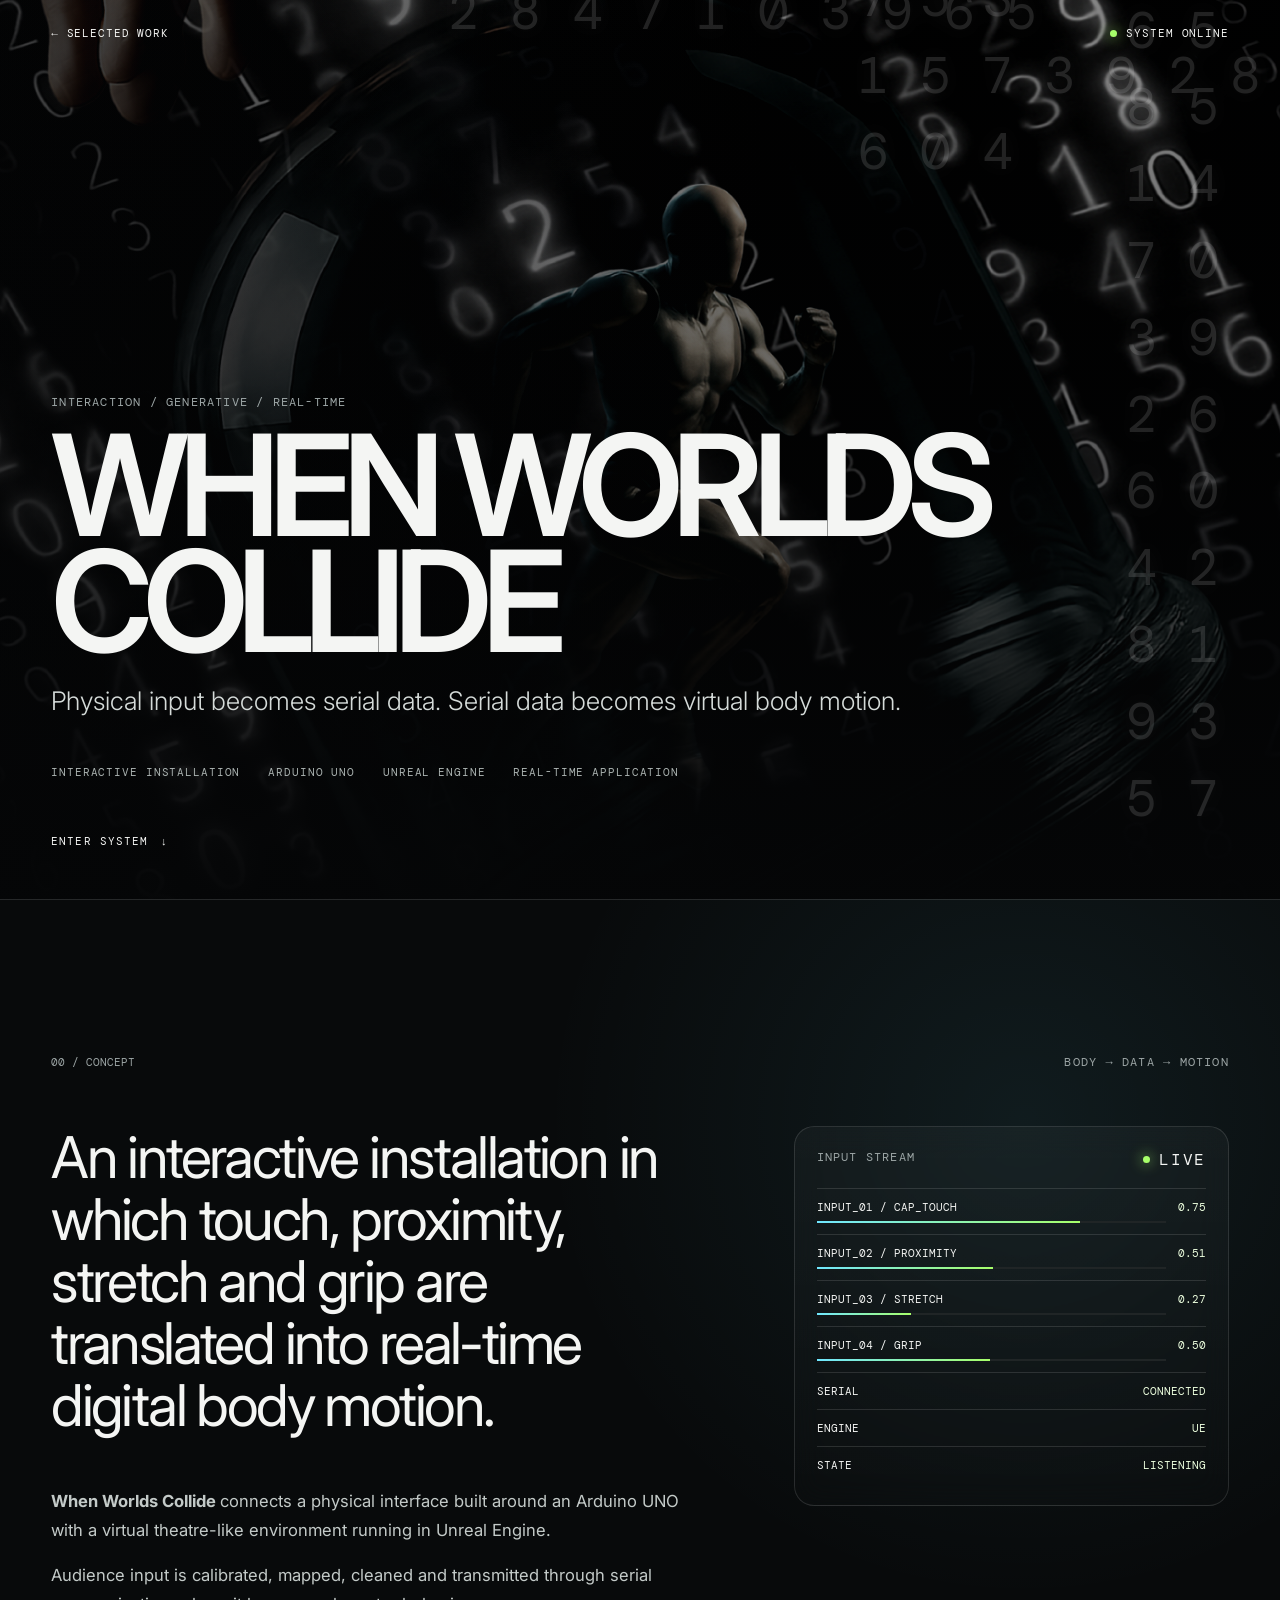
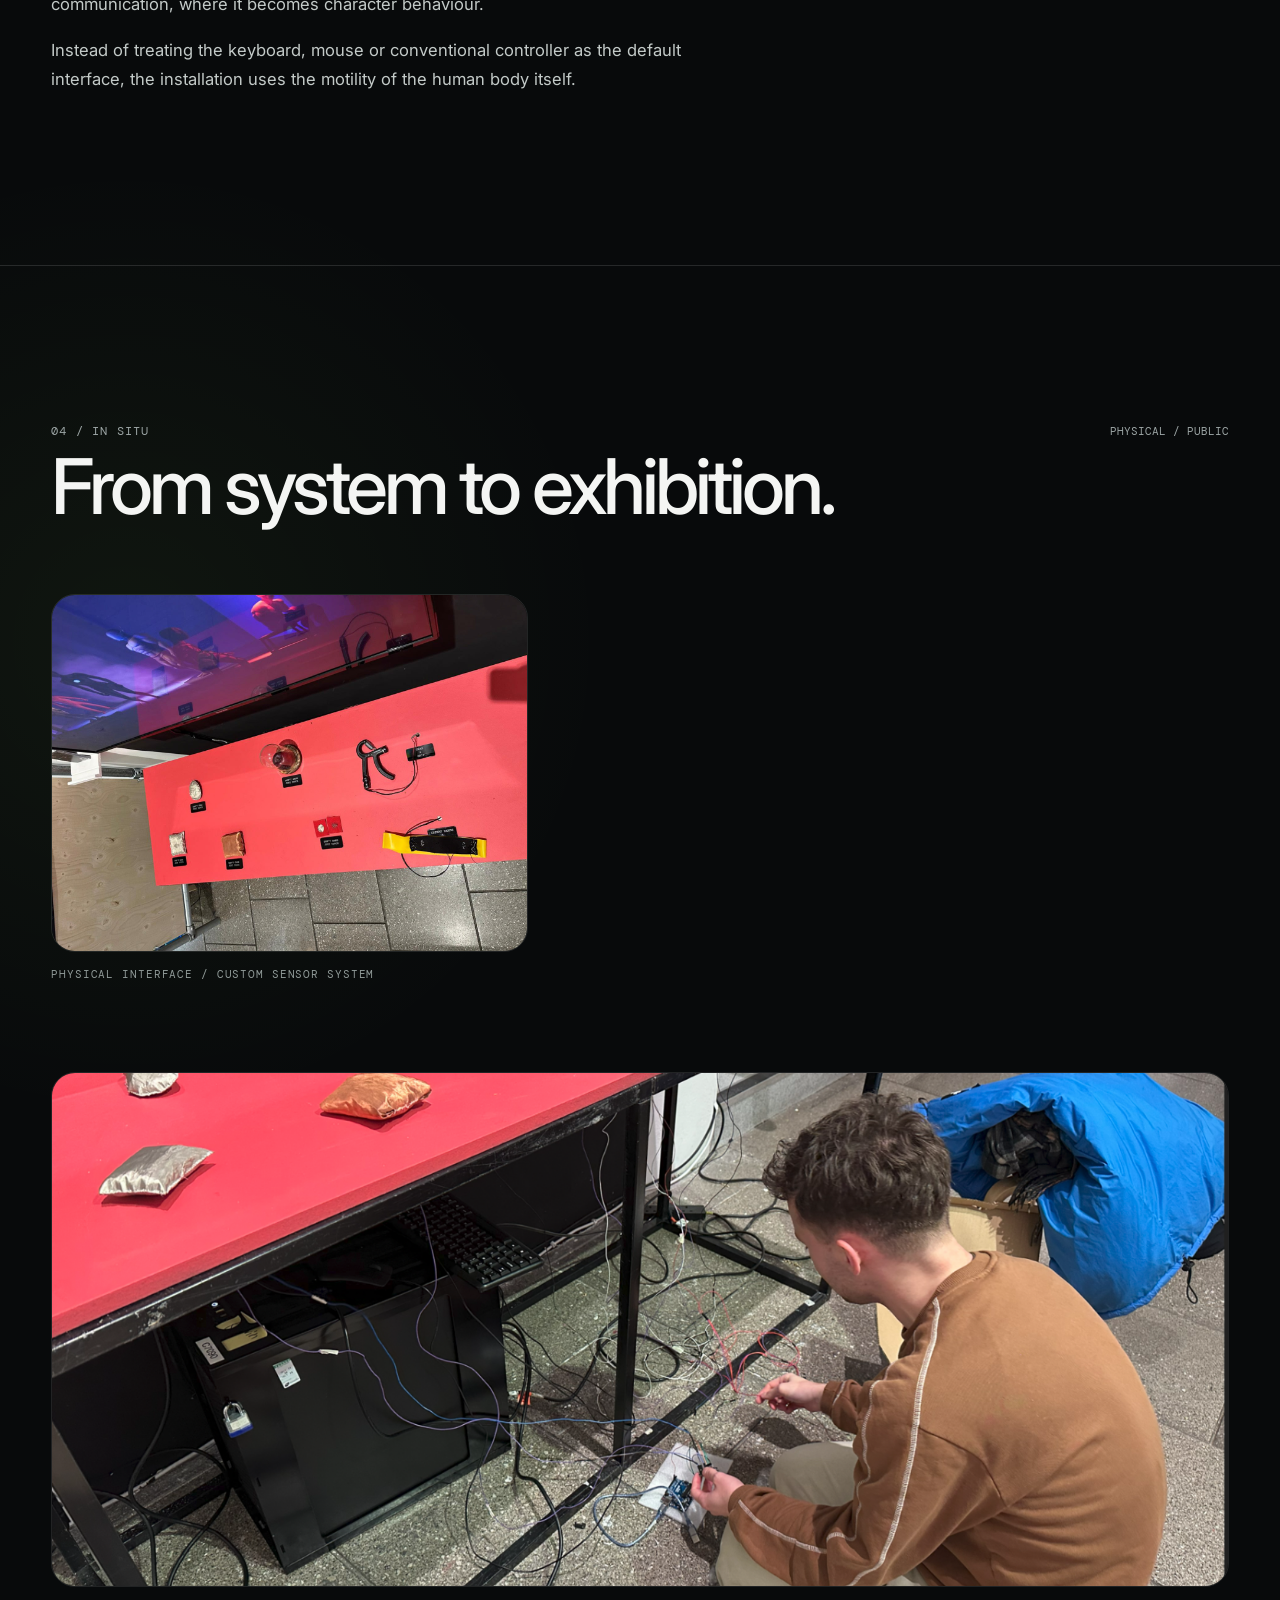
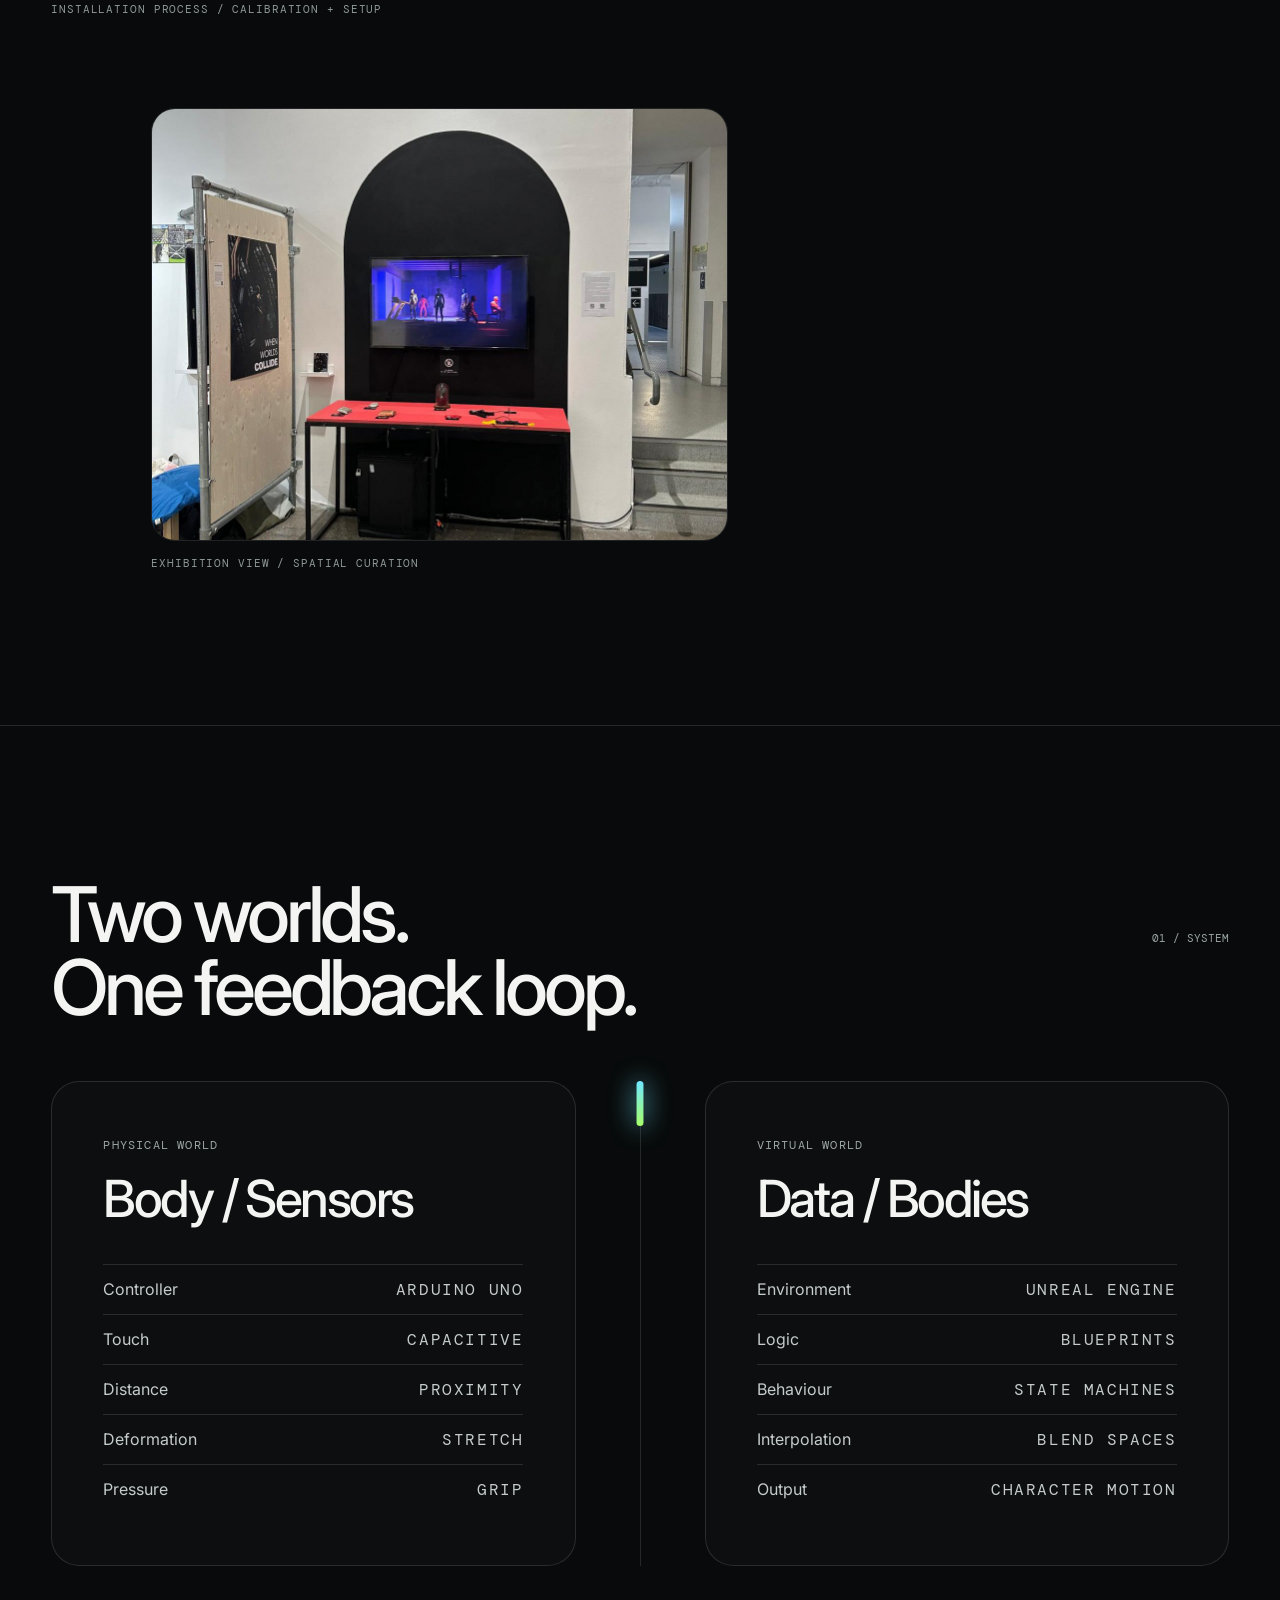
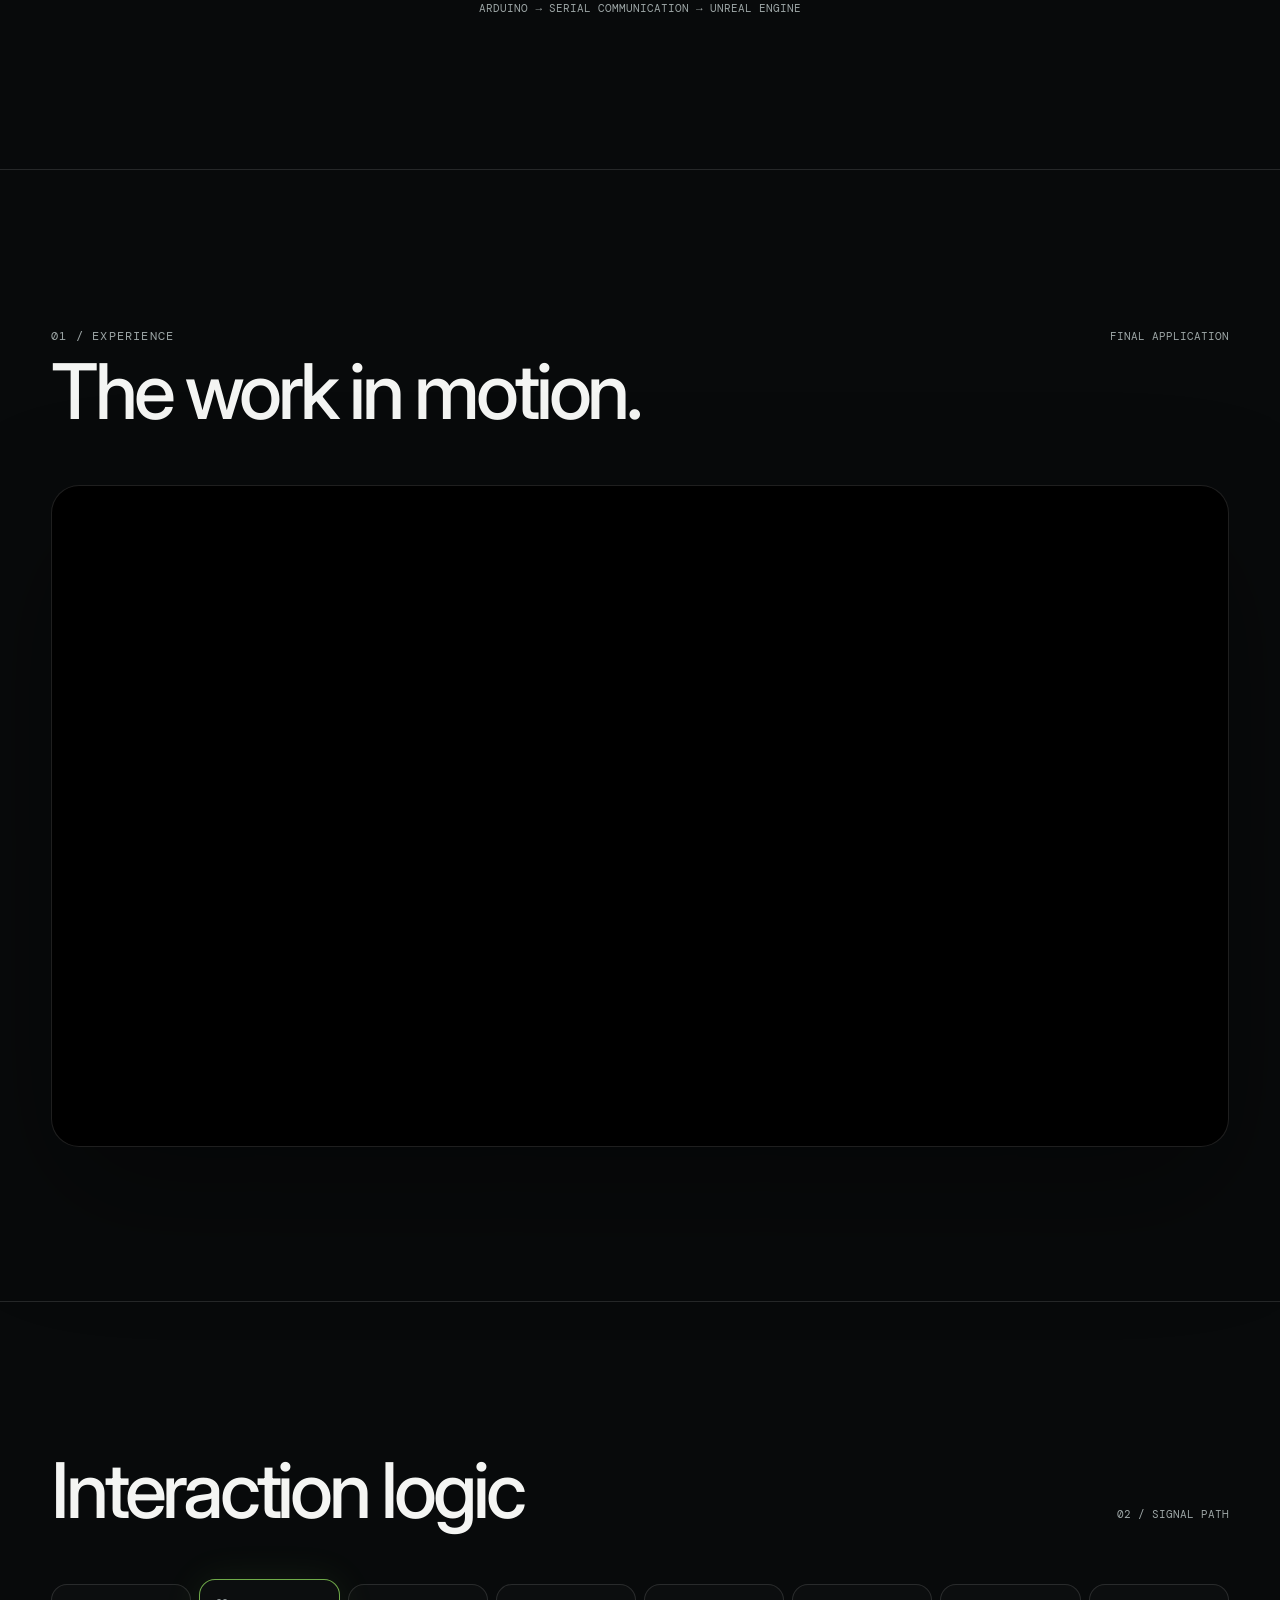
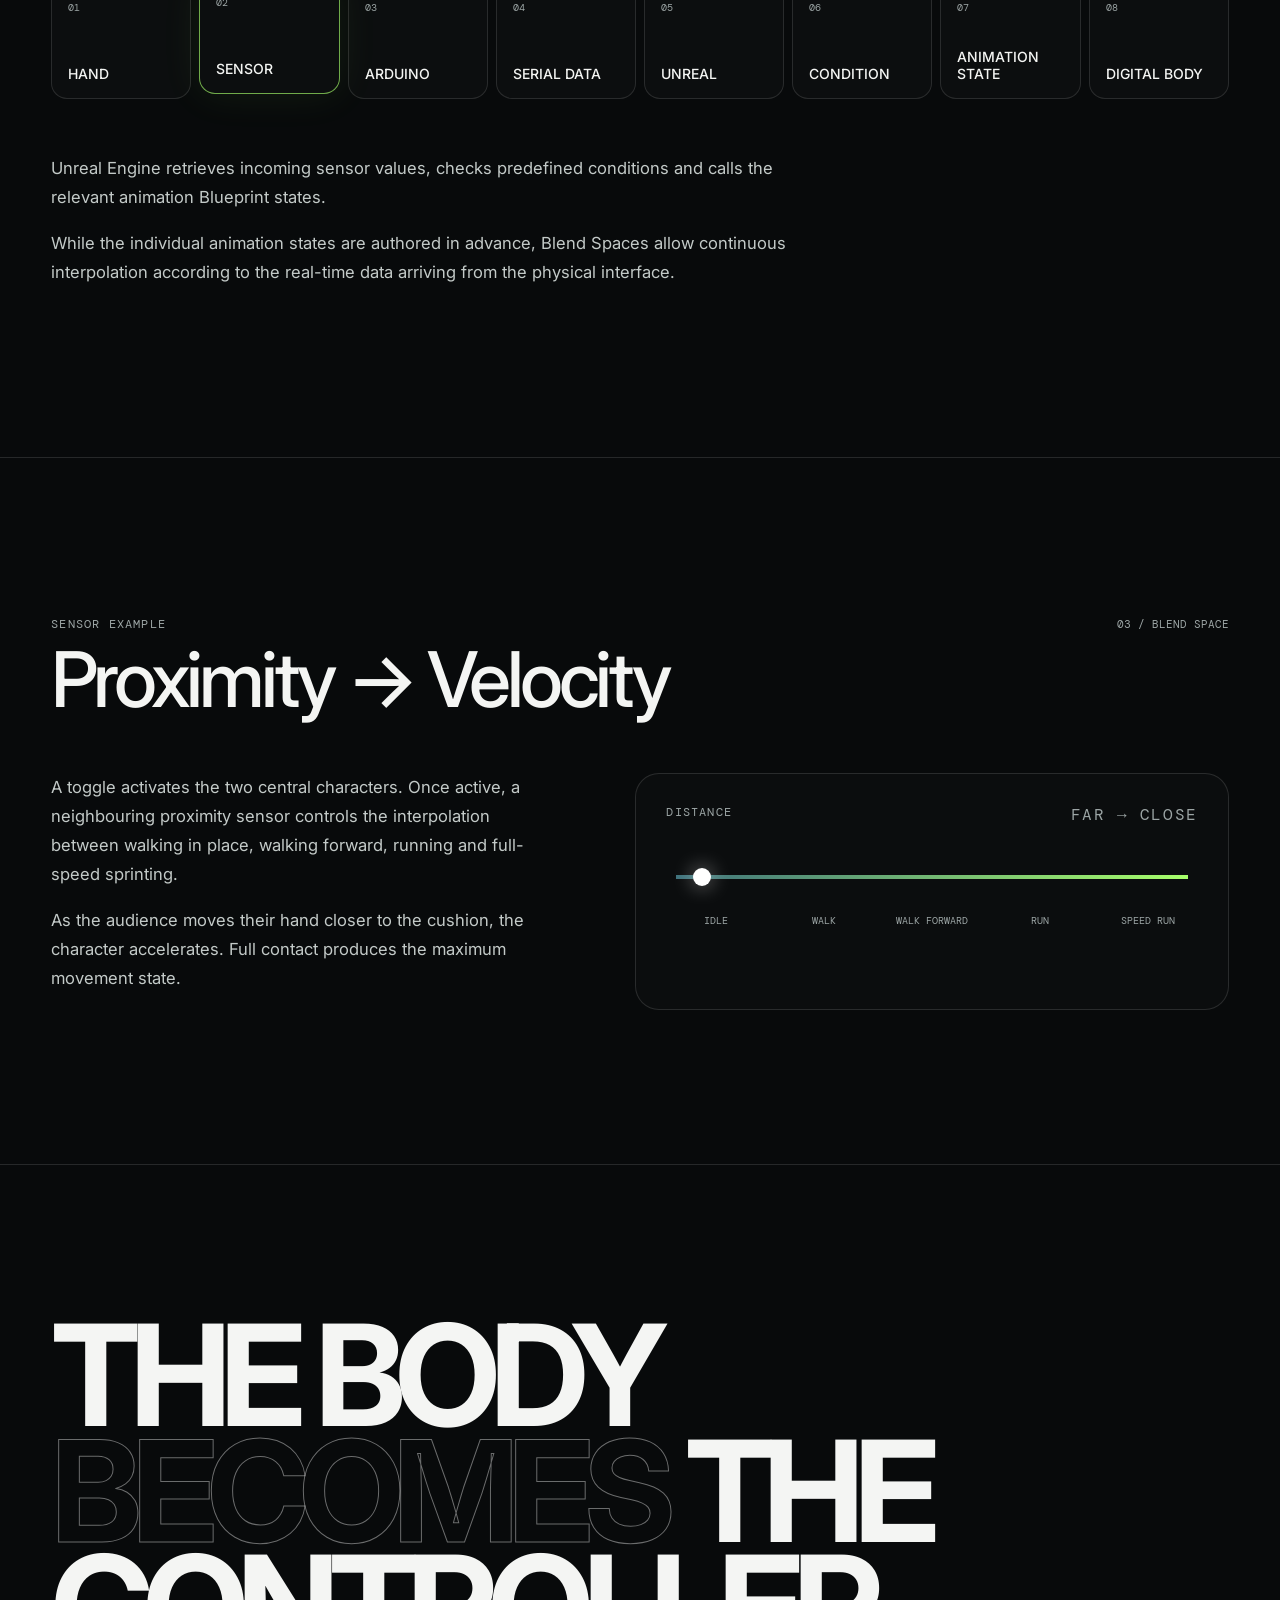
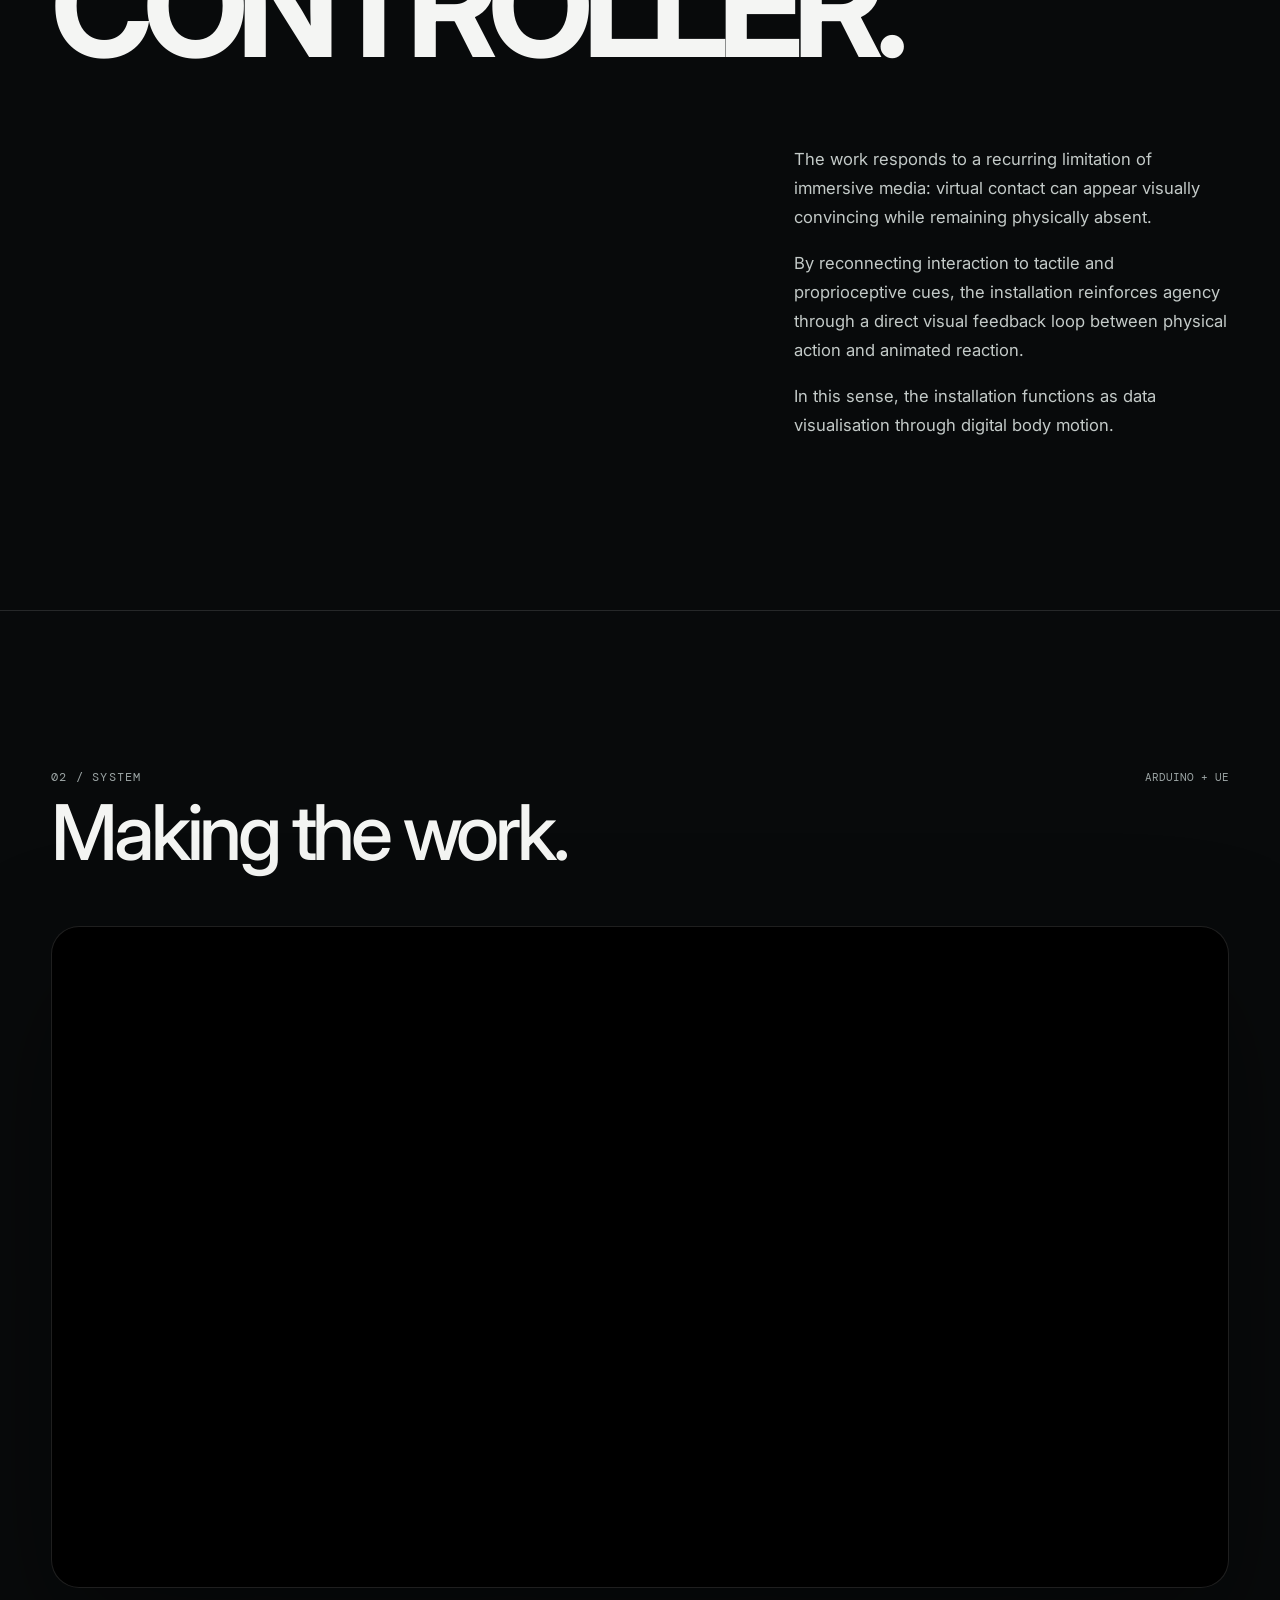
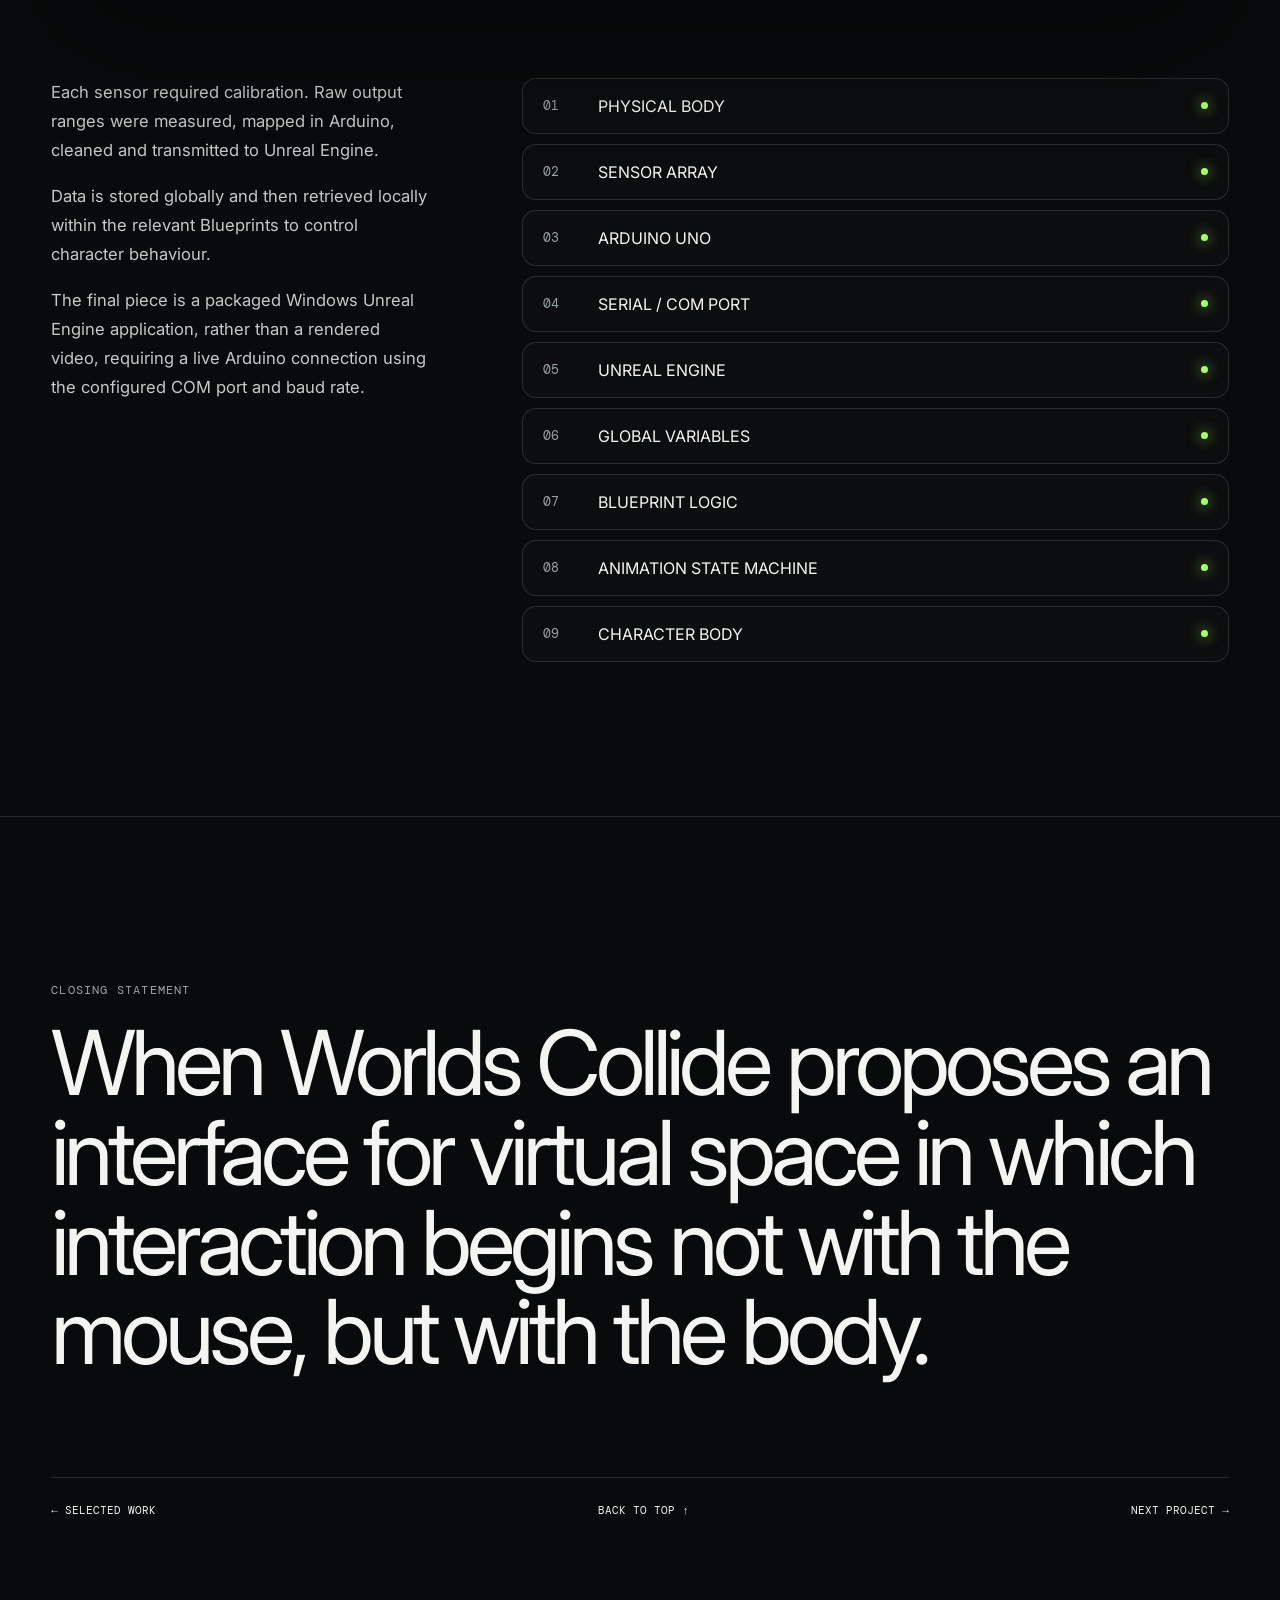
<file: projects/when-worlds-collide/index.html>
<!doctype html>
<html lang="en">
<head>
  <meta charset="utf-8" />
  <meta name="viewport" content="width=device-width, initial-scale=1" />

  <title>When Worlds Collide — Interactive Installation</title>

  <meta
    name="description"
    content="When Worlds Collide is a real-time interactive installation connecting physical sensation with virtual body motion through Arduino, serial data and Unreal Engine."
  />

  <link rel="preconnect" href="https://fonts.googleapis.com">
  <link rel="preconnect" href="https://fonts.gstatic.com" crossorigin>

  <link
    href="https://fonts.googleapis.com/css2?family=DM+Mono:wght@300;400;500&family=Inter:wght@300;400;500;600;700&display=swap"
    rel="stylesheet"
  />

  <style>
    :root {
      --bg: #080a0b;
      --panel: #0d1113;
      --text: #f4f5f3;
      --muted: #9ca5a5;
      --line: rgba(255,255,255,.12);

      --accent: #a7ff6a;
      --cyan: #70e7ff;

      --max-width: 1440px;
      --padding: clamp(20px, 4vw, 64px);
      --radius: 28px;
    }

    * {
      box-sizing: border-box;
    }

    html {
      scroll-behavior: smooth;
    }

    body {
      margin: 0;
      background:
        radial-gradient(
          circle at 80% 10%,
          rgba(112,231,255,.08),
          transparent 30rem
        ),
        radial-gradient(
          circle at 10% 20%,
          rgba(167,255,106,.05),
          transparent 30rem
        ),
        var(--bg);

      color: var(--text);

      font-family:
        Inter,
        system-ui,
        -apple-system,
        BlinkMacSystemFont,
        sans-serif;

      overflow-x: hidden;
    }

    a {
      color: inherit;
      text-decoration: none;
    }

    img {
      display: block;
      width: 100%;
    }

    ::selection {
      background: var(--accent);
      color: #081008;
    }

    .wrap {
      width: min(100%, var(--max-width));
      margin-inline: auto;
      padding-inline: var(--padding);
    }

    .mono,
    .eyebrow {
      font-family: "DM Mono", monospace;
      text-transform: uppercase;
      letter-spacing: .1em;
    }

    .eyebrow {
      color: var(--muted);
      font-size: 12px;
    }

    .muted {
      color: var(--muted);
    }


    /* ---------------------------------------
       BOOT / PAGE TRANSITION
    --------------------------------------- */

    .boot {
      position: fixed;
      inset: 0;
      z-index: 1000;

      background: #050607;

      display: grid;
      place-items: center;

      transition:
        opacity .7s ease,
        visibility .7s ease;
    }

    .boot.hide {
      opacity: 0;
      visibility: hidden;
    }

    .boot-inner {
      width: min(560px, 86vw);
    }

    .boot-title {
      font-size: clamp(32px, 5vw, 64px);
      line-height: 1;
      letter-spacing: -.04em;
      margin: 10px 0 30px;
    }

    .boot-row {
      display: flex;
      justify-content: space-between;

      border-top: 1px solid var(--line);

      padding: 10px 0;

      color: #bbc2c0;

      font-family: "DM Mono", monospace;
      font-size: 11px;
      text-transform: uppercase;
    }

    .boot-bar {
      width: 100%;
      height: 2px;

      margin-top: 24px;

      background: #1c2122;
      overflow: hidden;
    }

    .boot-bar::after {
      content: "";

      display: block;

      width: 0;
      height: 100%;

      background:
        linear-gradient(
          90deg,
          var(--accent),
          var(--cyan)
        );

      animation: boot 1s ease forwards;
    }

    @keyframes boot {
      to {
        width: 100%;
      }
    }


    /* ---------------------------------------
       HERO
    --------------------------------------- */

    .hero {
      position: relative;

      min-height: 100svh;

      display: grid;
      align-items: end;

      overflow: hidden;
      isolation: isolate;

      border-bottom: 1px solid var(--line);
    }

    .hero-image {
      position: absolute;
      inset: 0;
      z-index: -3;
    }

    .hero-image img {
      width: 100%;
      height: 100%;

      object-fit: cover;
      object-position: center 46%;

      filter:
        brightness(.58)
        contrast(1.1)
        saturate(.8);

      transform: scale(1.04);
    }

    .hero::after {
      content: "";

      position: absolute;
      inset: 0;

      z-index: -2;

      background:
        linear-gradient(
          180deg,
          rgba(5,6,7,.12),
          rgba(5,6,7,.3) 48%,
          rgba(5,6,7,.96)
        ),
        linear-gradient(
          90deg,
          rgba(5,6,7,.55),
          transparent 60%
        );
    }

    .hero-nav {
      position: absolute;

      top: 26px;
      left: 0;
      right: 0;

      padding-inline: var(--padding);

      display: flex;
      justify-content: space-between;

      font-family: "DM Mono", monospace;
      font-size: 11px;
      text-transform: uppercase;
      letter-spacing: .08em;
    }

    .status {
      display: flex;
      align-items: center;
      gap: 9px;
    }

    .status-dot {
      width: 7px;
      height: 7px;

      border-radius: 50%;

      background: var(--accent);

      box-shadow:
        0 0 14px var(--accent);
    }

    .hero-content {
      padding-top: 160px;
      padding-bottom: 50px;
    }

    .hero h1 {
      max-width: 1250px;

      margin:
        18px 0
        24px;

      font-size:
        clamp(68px, 11vw, 172px);

      font-weight: 600;

      line-height: .82;

      letter-spacing: -.075em;

      text-transform: uppercase;
    }

    .hero-description {
      max-width: 900px;

      margin: 0;

      color: #d5dbd9;

      font-size:
        clamp(18px, 2vw, 30px);

      font-weight: 300;

      line-height: 1.4;
    }

    .metadata {
      margin-top: 46px;

      display: flex;
      flex-wrap: wrap;

      gap:
        10px
        28px;

      color: #aab2b0;

      font-family: "DM Mono", monospace;
      font-size: 11px;
      letter-spacing: .08em;
      text-transform: uppercase;
    }

    .enter {
      display: inline-flex;
      align-items: center;

      gap: 12px;

      margin-top: 55px;

      font-family: "DM Mono", monospace;
      font-size: 11px;
      letter-spacing: .1em;
      text-transform: uppercase;
    }

    .enter-arrow {
      animation: arrow 1s ease-in-out infinite alternate;
    }

    @keyframes arrow {
      to {
        transform: translateY(7px);
      }
    }


    /* ---------------------------------------
       FLOATING NUMBERS
    --------------------------------------- */

    .digits {
      position: absolute;
      inset: 0;

      z-index: -1;

      pointer-events: none;
      overflow: hidden;

      opacity: .13;

      color: white;

      font-family: "DM Mono", monospace;
      font-size: clamp(30px, 4vw, 68px);

      line-height: 1.5;

      text-shadow:
        0 0 20px rgba(255,255,255,.4);
    }

    .digits span {
      position: absolute;

      animation:
        numbers 14s linear infinite;
    }

    .digits span:nth-child(1) {
      left: 7%;
      top: -30%;
    }

    .digits span:nth-child(2) {
      left: 35%;
      top: -20%;
      animation-delay: -4s;
    }

    .digits span:nth-child(3) {
      left: 67%;
      top: -30%;
      animation-delay: -7s;
    }

    .digits span:nth-child(4) {
      left: 88%;
      top: -35%;
      animation-delay: -2s;
    }

    @keyframes numbers {
      to {
        transform: translateY(35vh);
      }
    }


    /* ---------------------------------------
       SECTIONS
    --------------------------------------- */

    .section {
      padding:
        clamp(90px, 12vw, 180px)
        0;

      border-bottom:
        1px solid var(--line);
    }

    .section-heading {
      display: flex;

      justify-content: space-between;
      align-items: baseline;

      gap: 30px;

      margin-bottom: 56px;
    }

    .section-heading h2 {
      margin: 0;

      font-size:
        clamp(40px, 6vw, 88px);

      font-weight: 500;

      letter-spacing: -.055em;

      line-height: .95;
    }

    .section-number {
      color: var(--muted);

      font-family: "DM Mono", monospace;
      font-size: 11px;
    }


    /* ---------------------------------------
       INTRODUCTION
    --------------------------------------- */

    .intro-grid {
      display: grid;

      grid-template-columns:
        minmax(0, 1.2fr)
        minmax(280px, .8fr);

      gap:
        clamp(42px, 7vw, 110px);

      align-items: start;
    }

    .lead {
      margin: 0;

      font-size:
        clamp(30px, 4.5vw, 68px);

      font-weight: 400;

      letter-spacing: -.045em;

      line-height: 1.08;
    }

    .body-copy {
      max-width: 760px;

      color: #c3cac8;

      font-size:
        clamp(16px, 1.3vw, 20px);

      line-height: 1.75;
    }

    .body-copy p:first-child {
      margin-top: 0;
    }


    /* ---------------------------------------
       SENSOR MONITOR
    --------------------------------------- */

    .monitor {
      position: sticky;
      top: 30px;

      padding: 22px;

      border:
        1px solid var(--line);

      border-radius: 20px;

      background:
        linear-gradient(
          180deg,
          rgba(255,255,255,.035),
          rgba(255,255,255,.01)
        );

      backdrop-filter: blur(14px);
    }

    .monitor-header {
      display: flex;

      justify-content: space-between;

      margin-bottom: 18px;
    }

    .sensor-row {
      display: grid;

      grid-template-columns:
        1fr
        auto;

      gap: 12px;

      padding: 11px 0;

      border-top:
        1px solid var(--line);

      font-family:
        "DM Mono",
        monospace;

      font-size: 11px;
    }

    .sensor-value {
      color: #edffdf;
    }

    .meter {
      width: 100%;
      height: 2px;

      margin-top: 7px;

      background: #202526;

      overflow: hidden;
    }

    .meter span {
      display: block;

      width: var(--value);
      height: 100%;

      background:
        linear-gradient(
          90deg,
          var(--cyan),
          var(--accent)
        );

      transition:
        width .3s ease;
    }


    /* ---------------------------------------
       TWO WORLDS
    --------------------------------------- */

    .worlds {
      display: grid;

      grid-template-columns:
        1fr
        1px
        1fr;

      gap:
        clamp(28px, 5vw, 70px);
    }

    .world-card {
      padding:
        clamp(26px, 4vw, 52px);

      border:
        1px solid var(--line);

      border-radius:
        var(--radius);

      background:
        rgba(255,255,255,.018);
    }

    .world-card h3 {
      margin:
        14px 0
        35px;

      font-size:
        clamp(36px, 4vw, 62px);

      font-weight: 500;

      letter-spacing: -.05em;
    }

    .world-card ul {
      list-style: none;

      margin: 0;
      padding: 0;
    }

    .world-card li {
      display: flex;

      justify-content: space-between;

      gap: 20px;

      padding:
        14px 0;

      border-top:
        1px solid var(--line);

      color: #c5ccca;
    }

    .serial-line {
      position: relative;

      background:
        var(--line);
    }

    .serial-line::after {
      content: "";

      position: absolute;

      top: 0;
      left: 50%;

      width: 7px;
      height: 45px;

      transform:
        translateX(-50%);

      border-radius:
        999px;

      background:
        linear-gradient(
          var(--cyan),
          var(--accent)
        );

      box-shadow:
        0 0 25px var(--cyan);

      animation:
        serial 3s ease-in-out infinite;
    }

    @keyframes serial {
      50% {
        top:
          calc(100% - 45px);
      }
    }

    .serial-caption {
      margin-top: 35px;

      text-align: center;

      color: var(--muted);

      font-family:
        "DM Mono",
        monospace;

      font-size: 11px;
    }


    /* ---------------------------------------
       VIDEO
    --------------------------------------- */

    .video {
      position: relative;

      aspect-ratio: 16 / 9;

      overflow: hidden;

      border:
        1px solid var(--line);

      border-radius:
        var(--radius);

      background: black;

      box-shadow:
        0 50px 130px
        rgba(0,0,0,.35);
    }

    .video iframe {
      display: block;

      width: 100%;
      height: 100%;

      border: 0;
    }


    /* ---------------------------------------
       SIGNAL PIPELINE
    --------------------------------------- */

    .pipeline {
      display: grid;

      grid-template-columns:
        repeat(8, 1fr);

      gap: 8px;
    }

    .pipeline-node {
      min-height: 115px;

      display: flex;
      flex-direction: column;

      justify-content: space-between;

      padding: 16px;

      border:
        1px solid var(--line);

      border-radius:
        16px;

      background:
        rgba(255,255,255,.018);

      transition:
        .4s ease;
    }

    .pipeline-node.active {
      border-color:
        rgba(167,255,106,.65);

      box-shadow:
        0 0 40px
        rgba(167,255,106,.08);

      transform:
        translateY(-5px);
    }

    .pipeline-node small {
      color: var(--muted);

      font-family:
        "DM Mono",
        monospace;

      font-size: 10px;
    }

    .pipeline-node strong {
      font-size: 14px;
      font-weight: 500;
    }


    /* ---------------------------------------
       PROXIMITY / BLEND SPACE
    --------------------------------------- */

    .blend-grid {
      display: grid;

      grid-template-columns:
        1fr
        1.2fr;

      gap:
        clamp(40px, 7vw, 100px);
    }

    .blend-space {
      padding: 30px;

      border:
        1px solid var(--line);

      border-radius:
        24px;

      background:
        rgba(255,255,255,.015);
    }

    .blend-header {
      display: flex;

      justify-content: space-between;
    }

    .range {
      position: relative;

      height: 4px;

      margin:
        50px 10px
        35px;

      background:
        #1e2425;
    }

    .range::before {
      content: "";

      position: absolute;

      inset: 0;

      background:
        linear-gradient(
          90deg,
          rgba(112,231,255,.4),
          var(--accent)
        );
    }

    .range-knob {
      position: absolute;

      top: 50%;
      left: 5%;

      width: 18px;
      height: 18px;

      border-radius: 50%;

      background: white;

      transform:
        translate(-50%, -50%);

      box-shadow:
        0 0 20px
        rgba(255,255,255,.5);

      animation:
        proximity 5s ease-in-out
        infinite alternate;
    }

    @keyframes proximity {
      to {
        left: 95%;
      }
    }

    .movement-states {
      display: grid;

      grid-template-columns:
        repeat(5, 1fr);

      gap: 8px;

      text-align: center;

      color:
        var(--muted);

      font-family:
        "DM Mono",
        monospace;

      font-size: 10px;

      text-transform: uppercase;
    }


    /* ---------------------------------------
       BODY STATEMENT
    --------------------------------------- */

    .body-statement {
      max-width: 1300px;

      margin: 0;

      font-size:
        clamp(64px, 11vw, 170px);

      line-height: .82;

      letter-spacing: -.075em;

      text-transform: uppercase;
    }

    .body-statement span {
      color: transparent;

      -webkit-text-stroke:
        1px rgba(255,255,255,.4);
    }


    /* ---------------------------------------
       SYSTEM ARCHITECTURE
    --------------------------------------- */

    .architecture-grid {
      display: grid;

      grid-template-columns:
        .7fr
        1.3fr;

      gap:
        clamp(40px, 7vw, 100px);
    }

    .architecture {
      display: grid;

      gap: 10px;
    }

    .architecture-row {
      display: grid;

      grid-template-columns:
        40px
        1fr
        auto;

      align-items: center;

      gap: 15px;

      padding:
        17px 20px;

      border:
        1px solid var(--line);

      border-radius:
        14px;

      background:
        rgba(255,255,255,.015);
    }

    .architecture-row small {
      color: var(--muted);

      font-family:
        "DM Mono",
        monospace;
    }

    .architecture-dot {
      width: 7px;
      height: 7px;

      border-radius: 50%;

      background:
        var(--accent);

      box-shadow:
        0 0 14px
        var(--accent);
    }


    /* ---------------------------------------
       CLOSING
    --------------------------------------- */

    .closing {
      min-height: 88svh;

      display: grid;
      align-items: center;

      padding:
        130px 0
        60px;
    }

    .closing-copy {
      max-width: 1200px;

      margin: 20px 0 0;

      font-size:
        clamp(42px, 7vw, 104px);

      line-height: 1;

      letter-spacing: -.055em;
    }

    .footer {
      display: flex;

      justify-content: space-between;

      gap: 20px;

      margin-top: 100px;
      padding-top: 25px;

      border-top:
        1px solid var(--line);

      font-family:
        "DM Mono",
        monospace;

      font-size: 11px;

      text-transform: uppercase;
    }


    /* ---------------------------------------
       SCROLL REVEALS
    --------------------------------------- */

    .reveal {
      opacity: 0;

      transform:
        translateY(28px);

      transition:
        opacity .8s ease,
        transform .8s ease;
    }

    .reveal.visible {
      opacity: 1;

      transform: none;
    }
  /* ==========================================================
   IN SITU / EXHIBITION GALLERY
   Put this at the END of your CSS
========================================================== */

.exhibition-grid {
  width: 100%;

  display: grid;
  grid-template-columns: repeat(12, minmax(0, 1fr));

  column-gap: 24px;
  row-gap: 90px;

  align-items: start;

  margin-top: 70px;
}


/* Reset any previous figure sizing */

.exhibition-grid .exhibition-item {
  width: 100%;
  max-width: none;
  min-width: 0;

  margin: 0;
  padding: 0;

  display: block;
}


/* Reset image sizing */

.exhibition-grid .exhibition-item img {
  display: block;

  width: 100%;
  max-width: none;

  object-fit: cover;

  border-radius: 24px;

  border:
    1px solid rgba(255, 255, 255, 0.1);
}


/* ==========================================================
   01 — PHYSICAL INTERFACE
========================================================== */

.exhibition-grid .interface {
  grid-column: 1 / 6;
}

.exhibition-grid .interface img {
  aspect-ratio: 4 / 3;
}


/* ==========================================================
   02 — INSTALLATION SETUP
   FULL WIDTH / CINEMATIC
========================================================== */

.exhibition-grid .setup {
  grid-column: 1 / -1;

  width: 100%;
}

.exhibition-grid .setup img {
  width: 100%;

  /*
     Wider landscape treatment.
     Change to 16/9 if you want it taller.
  */
  aspect-ratio: 16 / 7;

  object-fit: cover;
  object-position: center;
}


/* ==========================================================
   03 — EXHIBITION VIEW
========================================================== */

.exhibition-grid .exhibition {
  grid-column: 2 / 8;
}

.exhibition-grid .exhibition img {
  aspect-ratio: 4 / 3;
}


/* ==========================================================
   04 — AUDIENCE INTERACTION
========================================================== */

.exhibition-grid .interaction {
  grid-column: 8 / 13;

  margin-top: 120px;
}

.exhibition-grid .interaction img {
  aspect-ratio: 4 / 3;
}


/* ==========================================================
   CAPTIONS
========================================================== */

.exhibition-grid .image-caption {
  width: 100%;

  margin-top: 14px;

  display: flex;
  justify-content: space-between;
  align-items: flex-start;

  gap: 20px;

  color: #8f9997;

  font-family: "DM Mono", monospace;
  font-size: 11px;

  line-height: 1.5;

  letter-spacing: 0.08em;
  text-transform: uppercase;
}

/* ==========================================================
   MOBILE
========================================================== */

@media (max-width: 800px) {

  .exhibition-grid {
    grid-template-columns: 1fr;

    row-gap: 55px;

    margin-top: 50px;
  }


  .exhibition-grid .interface,
  .exhibition-grid .setup,
  .exhibition-grid .exhibition,
  .exhibition-grid .interaction {
    grid-column: 1 / -1;

    width: 100%;
    max-width: none;

    margin-top: 0;
  }


  .exhibition-grid .setup img {
    aspect-ratio: 16 / 10;
  }

}


    /* ---------------------------------------
       RESPONSIVE
    --------------------------------------- */

    @media (max-width: 950px) {

      .intro-grid,
      .blend-grid,
      .architecture-grid {
        grid-template-columns:
          1fr;
      }

      .monitor {
        position: relative;
        top: auto;
      }

      .worlds {
        grid-template-columns:
          1fr;
      }

      .serial-line {
        width: 1px;
        height: 80px;

        justify-self: center;
      }

      .pipeline {
        grid-template-columns:
          1fr 1fr;
      }
    }

    @media (max-width: 600px) {

      :root {
        --radius: 20px;
      }

      .hero h1 {
        font-size:
          clamp(58px, 17vw, 100px);
      }

      .section-heading {
        flex-direction: column;
        align-items: flex-start;
      }

      .pipeline {
        grid-template-columns:
          1fr;
      }

      .movement-states {
        grid-template-columns:
          1fr;

        text-align: left;
      }

      .movement-states div {
        padding:
          8px 0;

        border-top:
          1px solid var(--line);
      }

      .footer {
        flex-direction: column;
      }
    }

    @media (prefers-reduced-motion: reduce) {

      html {
        scroll-behavior: auto;
      }

      *,
      *::before,
      *::after {
        animation-duration:
          .001ms !important;

        animation-iteration-count:
          1 !important;
      }



    }
  </style>
</head>

<body>

  <!-- =====================================
       BOOT TRANSITION
  ====================================== -->

  <div class="boot" id="boot">

    <div class="boot-inner">

      <div class="eyebrow">
        Project 01 / Interactive + Generative
      </div>

      <h2 class="boot-title">
        WHEN WORLDS COLLIDE
      </h2>

      <div class="boot-row">
        <span>Initialising virtual world</span>
        <span>OK</span>
      </div>

      <div class="boot-row">
        <span>Serial input</span>
        <span>Waiting</span>
      </div>

      <div class="boot-row">
        <span>Unreal Engine</span>
        <span>Ready</span>
      </div>

      <div class="boot-bar"></div>

    </div>

  </div>


  <!-- =====================================
       HERO
  ====================================== -->

  <header class="hero" id="top">

    <div class="hero-image">
      <img
        src="WWC.png"
        alt="When Worlds Collide project poster"
      >
    </div>


    <div class="digits" aria-hidden="true">

      <span>
        0 1 3 7 4 9 2 6 0 5<br>
        8 4 2 1 9 7 3 0 6 5<br>
        4 9 1 8 7 2 0 3 6 5
      </span>

      <span>
        7 2 9 0 4 6 8 1 5 3<br>
        3 1 6 8 0 4 9 5 2 7<br>
        2 8 4 7 1 0 3 9 6 5
      </span>

      <span>
        4 8 0 1 7 3 9 5 2 6<br>
        9 2 6 4 0 8 1 7 5 3<br>
        1 5 7 3 9 2 8 6 0 4
      </span>

      <span>
        3 7 0 9 2 4 8 1 6 5<br>
        8 5 1 4 7 0 3 9 2 6<br>
        6 0 4 2 8 1 9 3 5 7
      </span>

    </div>


    <nav class="hero-nav">

      <a href="../../index.html">
        ← Selected Work
      </a>

      <div class="status">
        <span class="status-dot"></span>
        System Online
      </div>

    </nav>


    <div class="wrap hero-content">

      <div class="eyebrow">
        Interaction / Generative / Real-time
      </div>

      <h1>
        When Worlds<br>
        Collide
      </h1>

      <p class="hero-description">
        Physical input becomes serial data.
        Serial data becomes virtual body motion.
      </p>

      <div class="metadata">

        <span>
          Interactive Installation
        </span>

        <span>
          Arduino UNO
        </span>

        <span>
          Unreal Engine
        </span>

        <span>
          Real-time Application
        </span>

      </div>

      <a
        href="#concept"
        class="enter"
      >

        Enter System

        <span class="enter-arrow">
          ↓
        </span>

      </a>

    </div>

  </header>


  <!-- =====================================
       CONCEPT
  ====================================== -->

  <section
    class="section"
    id="concept"
  >

    <div class="wrap">

      <div class="section-heading reveal">

        <span class="section-number">
          00 / CONCEPT
        </span>

        <span class="eyebrow">
          Body → Data → Motion
        </span>

      </div>


      <div class="intro-grid">

        <div>

          <p class="lead reveal">

            An interactive installation in which
            touch, proximity, stretch and grip
            are translated into real-time
            digital body motion.

          </p>


          <div
            class="body-copy reveal"
            style="margin-top:50px"
          >

            <p>

              <strong>
                When Worlds Collide
              </strong>

              connects a physical interface
              built around an Arduino UNO with
              a virtual theatre-like environment
              running in Unreal Engine.

            </p>

            <p>

              Audience input is calibrated,
              mapped, cleaned and transmitted
              through serial communication,
              where it becomes character
              behaviour.

            </p>

            <p>

              Instead of treating the keyboard,
              mouse or conventional controller
              as the default interface, the
              installation uses the motility
              of the human body itself.

            </p>

          </div>

        </div>


        <!-- LIVE DATA PANEL -->

        <aside
          class="monitor reveal"
          id="monitor"
        >

          <div class="monitor-header">

            <span class="eyebrow">
              Input Stream
            </span>

            <span class="status">

              <span class="status-dot"></span>

              <span class="mono">
                Live
              </span>

            </span>

          </div>


          <div class="sensor-row">

            <div>

              INPUT_01 / CAP_TOUCH

              <div class="meter">
                <span style="--value:82%"></span>
              </div>

            </div>

            <span class="sensor-value">
              0.82
            </span>

          </div>


          <div class="sensor-row">

            <div>

              INPUT_02 / PROXIMITY

              <div class="meter">
                <span style="--value:47%"></span>
              </div>

            </div>

            <span class="sensor-value">
              0.47
            </span>

          </div>


          <div class="sensor-row">

            <div>

              INPUT_03 / STRETCH

              <div class="meter">
                <span style="--value:16%"></span>
              </div>

            </div>

            <span class="sensor-value">
              0.16
            </span>

          </div>


          <div class="sensor-row">

            <div>

              INPUT_04 / GRIP

              <div class="meter">
                <span style="--value:71%"></span>
              </div>

            </div>

            <span class="sensor-value">
              0.71
            </span>

          </div>


          <div class="sensor-row">

            <span>
              SERIAL
            </span>

            <span class="sensor-value">
              CONNECTED
            </span>

          </div>


          <div class="sensor-row">

            <span>
              ENGINE
            </span>

            <span class="sensor-value">
              UE
            </span>

          </div>


          <div class="sensor-row">

            <span>
              STATE
            </span>

            <span class="sensor-value">
              LISTENING
            </span>

          </div>

        </aside>

      </div>

    </div>

  </section>

  <!-- =====================================
       IMAGES
  ====================================== -->

  <section class="section">

  <div class="wrap">

    <div class="section-heading reveal">

      <div>
        <span class="eyebrow">
          04 / IN SITU
        </span>

        <h2 style="margin-top:12px">
          From system to exhibition.
        </h2>
      </div>

      <span class="section-number">
        PHYSICAL / PUBLIC
      </span>

    </div>


    <div class="exhibition-grid">

  <!-- 01 / PHYSICAL INTERFACE -->
  <figure class="exhibition-item interface reveal">

    <img
      src="interface.jpg"
      alt="Custom physical interface built for When Worlds Collide"
    >

    <figcaption class="image-caption">
      Physical interface / Custom sensor system
    </figcaption>

  </figure>


  <!-- 02 / INSTALLATION PROCESS — WIDE -->
  <figure class="exhibition-item setup reveal">

    <img
      src="setup.png"
      alt="Work in progress installation setup"
    >

    <figcaption class="image-caption">
      Installation process / Calibration + setup
    </figcaption>

  </figure>


  <!-- 03 / EXHIBITION VIEW -->
  <figure class="exhibition-item exhibition reveal">

    <img
      src="exhibition.jpg"
      alt="When Worlds Collide installed in the exhibition"
    >

    <figcaption class="image-caption">
      Exhibition view / Spatial curation
    </figcaption>

  </figure>

</div>

  </div>

</section>


  <!-- =====================================
       TWO WORLDS
  ====================================== -->

  <section class="section">

    <div class="wrap">

      <div class="section-heading reveal">

        <h2>
          Two worlds.<br>
          One feedback loop.
        </h2>

        <span class="section-number">
          01 / SYSTEM
        </span>

      </div>


      <div class="worlds">

        <article class="world-card reveal">

          <span class="eyebrow">
            Physical World
          </span>

          <h3>
            Body / Sensors
          </h3>

          <ul>

            <li>
              <span>Controller</span>
              <span class="mono">
                Arduino UNO
              </span>
            </li>

            <li>
              <span>Touch</span>
              <span class="mono">
                Capacitive
              </span>
            </li>

            <li>
              <span>Distance</span>
              <span class="mono">
                Proximity
              </span>
            </li>

            <li>
              <span>Deformation</span>
              <span class="mono">
                Stretch
              </span>
            </li>

            <li>
              <span>Pressure</span>
              <span class="mono">
                Grip
              </span>
            </li>

          </ul>

        </article>


        <div
          class="serial-line"
          aria-hidden="true"
        ></div>


        <article class="world-card reveal">

          <span class="eyebrow">
            Virtual World
          </span>

          <h3>
            Data / Bodies
          </h3>

          <ul>

            <li>
              <span>Environment</span>
              <span class="mono">
                Unreal Engine
              </span>
            </li>

            <li>
              <span>Logic</span>
              <span class="mono">
                Blueprints
              </span>
            </li>

            <li>
              <span>Behaviour</span>
              <span class="mono">
                State Machines
              </span>
            </li>

            <li>
              <span>Interpolation</span>
              <span class="mono">
                Blend Spaces
              </span>
            </li>

            <li>
              <span>Output</span>
              <span class="mono">
                Character Motion
              </span>
            </li>

          </ul>

        </article>

      </div>


      <div class="serial-caption reveal">

        ARDUINO
        →
        SERIAL COMMUNICATION
        →
        UNREAL ENGINE

      </div>

    </div>

  </section>


  <!-- =====================================
       FINAL VIDEO
  ====================================== -->

  <section class="section">

    <div class="wrap">

      <div class="section-heading reveal">

        <div>

          <span class="eyebrow">
            01 / EXPERIENCE
          </span>

          <h2 style="margin-top:12px">
            The work in motion.
          </h2>

        </div>

        <span class="section-number">
          FINAL APPLICATION
        </span>

      </div>


      <div class="video reveal">

        <iframe
          src="https://www.youtube-nocookie.com/embed/awD0USpKvkY?rel=0"
          title="When Worlds Collide final project video"
          allow="
            accelerometer;
            autoplay;
            clipboard-write;
            encrypted-media;
            gyroscope;
            picture-in-picture;
            web-share
          "
          allowfullscreen
        ></iframe>

      </div>

    </div>

  </section>


  <!-- =====================================
       SIGNAL LOGIC
  ====================================== -->

  <section class="section">

    <div class="wrap">

      <div class="section-heading reveal">

        <h2>
          Interaction logic
        </h2>

        <span class="section-number">
          02 / SIGNAL PATH
        </span>

      </div>


      <div
        class="pipeline reveal"
        id="pipeline"
      >

        <div class="pipeline-node">
          <small>01</small>
          <strong>HAND</strong>
        </div>

        <div class="pipeline-node">
          <small>02</small>
          <strong>SENSOR</strong>
        </div>

        <div class="pipeline-node">
          <small>03</small>
          <strong>ARDUINO</strong>
        </div>

        <div class="pipeline-node">
          <small>04</small>
          <strong>SERIAL DATA</strong>
        </div>

        <div class="pipeline-node">
          <small>05</small>
          <strong>UNREAL</strong>
        </div>

        <div class="pipeline-node">
          <small>06</small>
          <strong>CONDITION</strong>
        </div>

        <div class="pipeline-node">
          <small>07</small>
          <strong>ANIMATION STATE</strong>
        </div>

        <div class="pipeline-node">
          <small>08</small>
          <strong>DIGITAL BODY</strong>
        </div>

      </div>


      <div
        class="body-copy reveal"
        style="margin-top:55px"
      >

        <p>

          Unreal Engine retrieves incoming
          sensor values, checks predefined
          conditions and calls the relevant
          animation Blueprint states.

        </p>

        <p>

          While the individual animation
          states are authored in advance,
          Blend Spaces allow continuous
          interpolation according to the
          real-time data arriving from the
          physical interface.

        </p>

      </div>

    </div>

  </section>


  <!-- =====================================
       PROXIMITY EXAMPLE
  ====================================== -->

  <section class="section">

    <div class="wrap">

      <div class="section-heading reveal">

        <div>

          <span class="eyebrow">
            Sensor Example
          </span>

          <h2 style="margin-top:12px">
            Proximity → Velocity
          </h2>

        </div>

        <span class="section-number">
          03 / BLEND SPACE
        </span>

      </div>


      <div class="blend-grid">

        <div class="body-copy reveal">

          <p>

            A toggle activates the two central
            characters. Once active, a neighbouring
            proximity sensor controls the interpolation
            between walking in place, walking forward,
            running and full-speed sprinting.

          </p>

          <p>

            As the audience moves their hand closer
            to the cushion, the character accelerates.
            Full contact produces the maximum
            movement state.

          </p>

        </div>


        <div class="blend-space reveal">

          <div class="blend-header">

            <span class="eyebrow">
              Distance
            </span>

            <span class="mono muted">
              Far → Close
            </span>

          </div>


          <div class="range">

            <div class="range-knob"></div>

          </div>


          <div class="movement-states">

            <div>IDLE</div>

            <div>WALK</div>

            <div>WALK FORWARD</div>

            <div>RUN</div>

            <div>SPEED RUN</div>

          </div>

        </div>

      </div>

    </div>

  </section>


  <!-- =====================================
       BODY AS INTERFACE
  ====================================== -->

  <section class="section">

    <div class="wrap">

      <h2 class="body-statement reveal">

        The body

        <span>
          becomes
        </span>

        the controller.

      </h2>


      <div
        class="intro-grid"
        style="margin-top:80px"
      >

        <div></div>


        <div class="body-copy reveal">

          <p>

            The work responds to a recurring
            limitation of immersive media:
            virtual contact can appear visually
            convincing while remaining
            physically absent.

          </p>

          <p>

            By reconnecting interaction to
            tactile and proprioceptive cues,
            the installation reinforces agency
            through a direct visual feedback
            loop between physical action and
            animated reaction.

          </p>

          <p>

            In this sense, the installation
            functions as data visualisation
            through digital body motion.

          </p>

        </div>

      </div>

    </div>

  </section>


  <!-- =====================================
       MAKING OF
  ====================================== -->

  <section class="section">

    <div class="wrap">

      <div class="section-heading reveal">

        <div>

          <span class="eyebrow">
            02 / SYSTEM
          </span>

          <h2 style="margin-top:12px">
            Making the work.
          </h2>

        </div>

        <span class="section-number">
          ARDUINO + UE
        </span>

      </div>


      <div class="video reveal">

        <iframe
          src="https://www.youtube.com/embed/PAoM9MS97zk?rel=0&modestbranding=1"
          title="When Worlds Collide making-of video"
          allow="
            accelerometer;
            autoplay;
            clipboard-write;
            encrypted-media;
            gyroscope;
            picture-in-picture;
            web-share
          "
          allowfullscreen
        ></iframe>

      </div>


      <div
        class="architecture-grid"
        style="margin-top:90px"
      >

        <div class="body-copy reveal">

          <p>

            Each sensor required calibration.
            Raw output ranges were measured,
            mapped in Arduino, cleaned and
            transmitted to Unreal Engine.

          </p>

          <p>

            Data is stored globally and then
            retrieved locally within the
            relevant Blueprints to control
            character behaviour.

          </p>

          <p>

            The final piece is a packaged
            Windows Unreal Engine application,
            rather than a rendered video,
            requiring a live Arduino connection
            using the configured COM port
            and baud rate.

          </p>

        </div>


        <div class="architecture reveal">

          <div class="architecture-row">

            <small>01</small>

            <span>
              PHYSICAL BODY
            </span>

            <span class="architecture-dot"></span>

          </div>


          <div class="architecture-row">

            <small>02</small>

            <span>
              SENSOR ARRAY
            </span>

            <span class="architecture-dot"></span>

          </div>


          <div class="architecture-row">

            <small>03</small>

            <span>
              ARDUINO UNO
            </span>

            <span class="architecture-dot"></span>

          </div>


          <div class="architecture-row">

            <small>04</small>

            <span>
              SERIAL / COM PORT
            </span>

            <span class="architecture-dot"></span>

          </div>


          <div class="architecture-row">

            <small>05</small>

            <span>
              UNREAL ENGINE
            </span>

            <span class="architecture-dot"></span>

          </div>


          <div class="architecture-row">

            <small>06</small>

            <span>
              GLOBAL VARIABLES
            </span>

            <span class="architecture-dot"></span>

          </div>


          <div class="architecture-row">

            <small>07</small>

            <span>
              BLUEPRINT LOGIC
            </span>

            <span class="architecture-dot"></span>

          </div>


          <div class="architecture-row">

            <small>08</small>

            <span>
              ANIMATION STATE MACHINE
            </span>

            <span class="architecture-dot"></span>

          </div>


          <div class="architecture-row">

            <small>09</small>

            <span>
              CHARACTER BODY
            </span>

            <span class="architecture-dot"></span>

          </div>

        </div>

      </div>

    </div>

  </section>


  <!-- =====================================
       CLOSING
  ====================================== -->

  <section class="closing">

    <div class="wrap">

      <span class="eyebrow reveal">
        Closing Statement
      </span>


      <p class="closing-copy reveal">

        When Worlds Collide proposes an
        interface for virtual space in which
        interaction begins not with the mouse,
        but with the body.

      </p>


      <nav class="footer reveal">

        <a href="../../index.html">
          ← Selected Work
        </a>

        <a href="#top">
          Back to Top ↑
        </a>

        <a href="#">
          Next Project →
        </a>

      </nav>

    </div>

  </section>


  <script>

    /* ---------------------------------------
       INTRO TRANSITION
    --------------------------------------- */

    window.addEventListener(
      "load",
      () => {

        const boot =
          document.querySelector("#boot");

        setTimeout(
          () => {

            boot.classList.add("hide");

          },
          1100
        );

      }
    );


    /* ---------------------------------------
       SCROLL REVEALS
    --------------------------------------- */

    const revealObserver =
      new IntersectionObserver(

        entries => {

          entries.forEach(

            entry => {

              if (
                entry.isIntersecting
              ) {

                entry.target
                  .classList
                  .add("visible");

                revealObserver
                  .unobserve(
                    entry.target
                  );

              }

            }

          );

        },

        {
          threshold: .12
        }

      );


    document
      .querySelectorAll(".reveal")
      .forEach(

        element => {

          revealObserver
            .observe(element);

        }

      );


    /* ---------------------------------------
       PIPELINE ANIMATION
    --------------------------------------- */

    const pipeline =
      document.querySelector(
        "#pipeline"
      );

    const nodes =
      [
        ...pipeline.querySelectorAll(
          ".pipeline-node"
        )
      ];

    let currentNode = 0;


    const pipelineObserver =
      new IntersectionObserver(

        entries => {

          if (
            !entries[0].isIntersecting
          ) return;


          setInterval(

            () => {

              nodes.forEach(

                node => {

                  node.classList
                    .remove("active");

                }

              );


              nodes[currentNode]
                .classList
                .add("active");


              currentNode =
                (
                  currentNode + 1
                ) % nodes.length;

            },

            600

          );


          pipelineObserver
            .disconnect();

        },

        {
          threshold: .4
        }

      );


    pipelineObserver
      .observe(pipeline);


    /* ---------------------------------------
       FAKE LIVE SENSOR DATA

       This is intentionally visual only.
       Replace with real data later if desired.
    --------------------------------------- */

    const sensorRows =
      [
        ...document.querySelectorAll(
          "#monitor .sensor-row"
        )
      ].slice(0, 4);


    if (
      !window
        .matchMedia(
          "(prefers-reduced-motion: reduce)"
        )
        .matches
    ) {

      setInterval(

        () => {

          sensorRows.forEach(

            row => {

              const valueElement =
                row.querySelector(
                  ".sensor-value"
                );

              const meter =
                row.querySelector(
                  ".meter span"
                );


              let current =
                parseFloat(
                  valueElement.textContent
                );


              let next =
                current +
                (
                  Math.random() - .5
                ) * .18;


              next =
                Math.max(
                  .03,
                  Math.min(
                    .98,
                    next
                  )
                );


              valueElement.textContent =
                next.toFixed(2);


              meter.style
                .setProperty(
                  "--value",
                  `${next * 100}%`
                );

            }

          );

        },

        850

      );

    }

  </script>

</body>
</html>
</file>
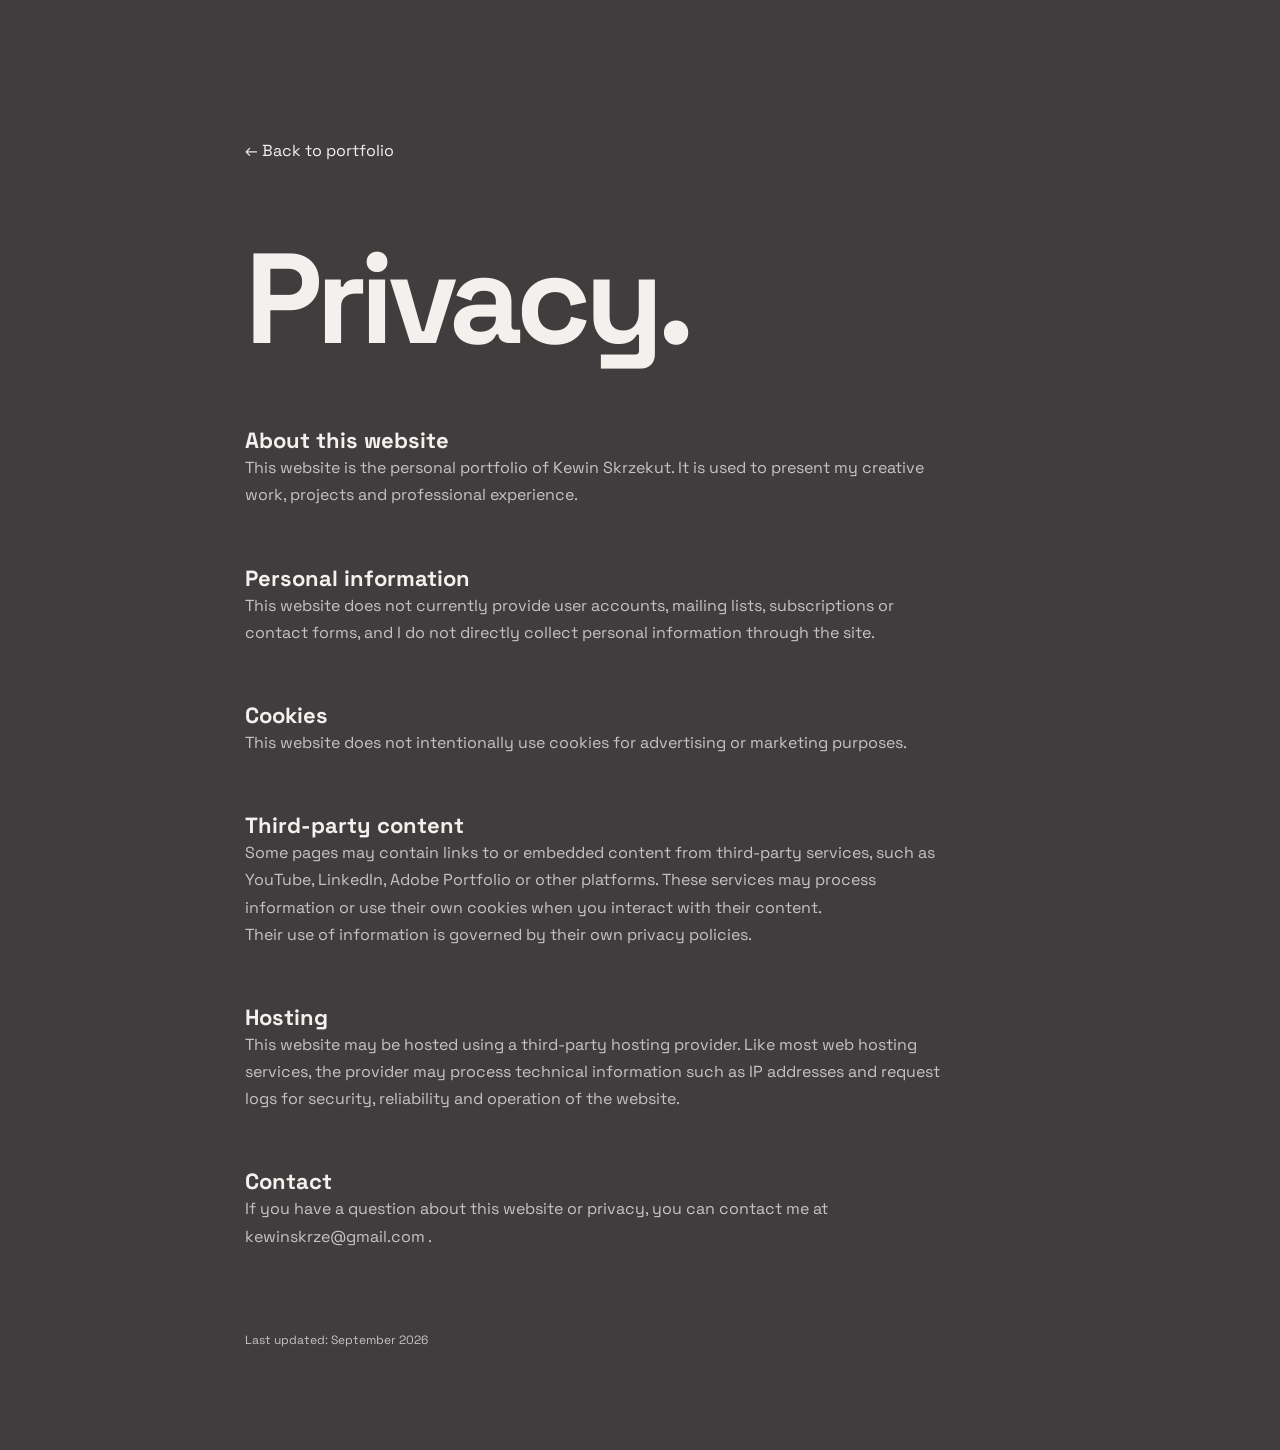
<file: privacy.html>
<!DOCTYPE html>
<html lang="en">

<head>
  <meta charset="UTF-8">
  <meta name="viewport" content="width=device-width, initial-scale=1.0">

  <title>Privacy — Kewin Skrzekut</title>

  <link rel="stylesheet" href="style.css">

  <style>
    .privacy-page {
      max-width: 850px;
      margin: 0 auto;
      padding: 140px 30px 100px;
      min-height: 100vh;
    }

    .privacy-back {
      display: inline-block;
      margin-bottom: 80px;
    }

    .privacy-page h1 {
      font-size: clamp(60px, 10vw, 130px);
      line-height: 0.9;
      margin: 0 0 70px;
      letter-spacing: -0.05em;
    }

    .privacy-page h2 {
      margin-top: 55px;
      font-size: 22px;
    }

    .privacy-page p {
      max-width: 700px;
      line-height: 1.7;
      opacity: 0.75;
    }

    .privacy-date {
      margin-top: 80px;
      font-size: 12px;
      opacity: 0.5;
    }
  </style>
</head>


<body>

  <main class="privacy-page">

    <a href="index.html" class="privacy-back">
      ← Back to portfolio
    </a>

    <h1>Privacy.</h1>


    <h2>About this website</h2>

    <p>
      This website is the personal portfolio of Kewin Skrzekut.
      It is used to present my creative work, projects and
      professional experience.
    </p>


    <h2>Personal information</h2>

    <p>
      This website does not currently provide user accounts,
      mailing lists, subscriptions or contact forms, and I do
      not directly collect personal information through the site.
    </p>


    <h2>Cookies</h2>

    <p>
      This website does not intentionally use cookies for
      advertising or marketing purposes.
    </p>


    <h2>Third-party content</h2>

    <p>
      Some pages may contain links to or embedded content from
      third-party services, such as YouTube, LinkedIn, Adobe
      Portfolio or other platforms. These services may process
      information or use their own cookies when you interact
      with their content.
    </p>

    <p>
      Their use of information is governed by their own
      privacy policies.
    </p>


    <h2>Hosting</h2>

    <p>
      This website may be hosted using a third-party hosting
      provider. Like most web hosting services, the provider
      may process technical information such as IP addresses
      and request logs for security, reliability and operation
      of the website.
    </p>


    <h2>Contact</h2>

    <p>
      If you have a question about this website or privacy,
      you can contact me at
      <a href="mailto:kewinskrze@gmail.com">
        kewinskrze@gmail.com
      </a>.
    </p>


    <p class="privacy-date">
      Last updated: September 2026
    </p>

  </main>

</body>
</html>
</file>
<file: style.css>
@import url('https://fonts.googleapis.com/css2?family=DM+Mono:wght@300;400;500&family=Space+Grotesk:wght@300;400;500;600;700&display=swap');
@import url('https://fonts.googleapis.com/css2?family=DM+Mono:wght@300;400;500&family=Instrument+Serif:ital@0;1&family=Space+Grotesk:wght@300;400;500;600;700&display=swap');


:root {
  --background: #403d3f;
  --background-dark: #302e30;

  --white: #f3f1ed;
  --muted: #aaa5a7;

  --green: #9fc55a;
  --purple: #9c63a3;
  --yellow: #d4c45b;
  --red: #d94b68;

  --border: rgba(243, 241, 237, 0.18);

  --sans: "Space Grotesk", sans-serif;
  --mono: "DM Mono", monospace;
}


/* RESET */

* {
  box-sizing: border-box;
  margin: 0;
  padding: 0;
}

html {
  scroll-behavior: smooth;
}

body {
  background: var(--background);
  color: var(--white);

  font-family: var(--sans);

  overflow-x: hidden;
}

a {
  color: inherit;
  text-decoration: none;
}

img {
  max-width: 100%;
}

/*contact*/
.contact-links {
  display: flex;
  flex-direction: column;
  align-items: flex-start;
  gap: 14px;
}

.contact-links a {
  transition:
    opacity 0.25s ease,
    transform 0.25s ease;
}

.contact-links a:hover {
  opacity: 0.6;
  transform: translateX(6px);
}

.linkedin {
  font-size: 1rem;
  text-transform: uppercase;
  letter-spacing: 0.08em;
}

/* CANVAS */

#canvas-container {
  position: fixed;

  inset: 0;

  width: 100%;
  height: 100%;

  z-index: 0;

  pointer-events: none;
}

canvas {
  display: block;
}


/* CONTENT */

main,
.navigation,
footer {
  position: relative;
  z-index: 2;
}


/* NAVIGATION */

.navigation {
  position: fixed;

  top: 0;
  left: 0;

  width: 100%;

  padding: 28px 40px;

  display: flex;
  justify-content: space-between;
  align-items: center;

  border-bottom: 1px solid rgba(255, 255, 255, 0.08);

  backdrop-filter: blur(8px);
  -webkit-backdrop-filter: blur(8px);

  z-index: 20;
}

.logo {
  font-family: var(--mono);

  font-size: 13px;

  letter-spacing: 0.08em;
}

.navigation nav {
  display: flex;

  gap: 30px;
}

.navigation nav a {
  font-family: var(--mono);

  font-size: 12px;

  text-transform: uppercase;

  color: var(--muted);

  transition: color 0.3s ease;
}

.navigation nav a:hover {
  color: var(--white);
}


/* HERO */

.hero {
  min-height: 100vh;

  display: flex;
  align-items: center;

  padding: 120px 8vw;

  position: relative;
}

.hero-content {
  max-width: 750px;
}

.eyebrow {
  font-family: var(--mono);

  font-size: 12px;

  color: var(--green);

  letter-spacing: 0.12em;

  margin-bottom: 30px;
}

.hero h1 {
  font-size: clamp(60px, 10vw, 100px);

  font-weight: 400;

  line-height: 1.05;

  letter-spacing: -0.07em;
}

.hero h1 span {
  color: var(--yellow);
}

.intro {
  max-width: 620px;

  margin-top: 40px;

  font-size: 18px;

  line-height: 1.6;

  color: 
  
  var(--muted);
}

.hero h1 .rooted {
  color: var(--yellow);
}

.hero h1 .fine-art {
  font-family: "Instrument Serif", serif;
  font-style: italic;
  font-weight: 400;
  font-size: 1.1em;
  letter-spacing: -0.03em;

  color: var(--white);
}

.explore {
  display: inline-flex;

  align-items: center;

  gap: 20px;

  margin-top: 45px;

  padding-bottom: 8px;

  border-bottom: 1px solid var(--white);

  font-family: var(--mono);

  font-size: 12px;

  text-transform: uppercase;
}

.explore span {
  font-size: 18px;
}

.scroll-indicator {
  position: absolute;

  right: 40px;
  bottom: 40px;

  writing-mode: vertical-rl;

  font-family: var(--mono);

  font-size: 10px;

  color: var(--muted);

  letter-spacing: 0.15em;
}


/* SECTIONS */

.section {
  min-height: 100vh;

  padding: 150px 8vw;

  position: relative;
}

.section-heading {
  display: flex;

  align-items: baseline;

  gap: 20px;

  margin-bottom: 90px;
}

.section-heading span {
  font-family: var(--mono);

  font-size: 11px;

  color: var(--green);
}

.section-heading h2 {
  font-size: clamp(40px, 6vw, 90px);

  font-weight: 400;

  letter-spacing: -0.05em;
}


/* PROJECTS */

.projects {
  display: grid;

  grid-template-columns: 1fr;

  gap: 120px;
}

.project {
  width: 100%;

  border-top: 1px solid var(--border);

  transition: opacity 0.4s ease;
}

.project:hover {
  transform: none;
}


/* PROJECT VISUAL */

.project-visual {
  width: 100%;

  aspect-ratio: 2.7 / 1;

  position: relative;

  overflow: hidden;

  margin-bottom: 30px;

  background: var(--background-dark);

  border-radius: 32px;
}

.project-visual img {
  width: 100%;
  height: 100%;

  display: block;

  object-fit: cover;

  transition:
    transform 0.7s ease,
    filter 0.7s ease;
}


/* COLOUR OVERLAY */

.project-visual::after {
  content: "";

  position: absolute;

  inset: 0;

  background:
    linear-gradient(
      135deg,
      rgba(159, 197, 90, 0.25),
      rgba(156, 99, 163, 0.12) 50%,
      rgba(217, 75, 104, 0.20)
    );

  mix-blend-mode: color;

  pointer-events: none;

  transition: opacity 0.6s ease;
}


/* DARK IMAGE GRADIENT */

.project-visual::before {
  content: "";

  position: absolute;

  inset: 0;

  z-index: 1;

  background:
    linear-gradient(
      to bottom,
      rgba(0, 0, 0, 0.25),
      transparent 35%,
      rgba(0, 0, 0, 0.15)
    );

  pointer-events: none;
}


/* IMAGE HOVER */

.project:hover .project-visual img {
  transform: scale(1.025);

  filter:
    brightness(0.87)
    saturate(1.08);
}

.project:hover .project-visual::after {
  opacity: 0.5;
}


/* PROJECT NUMBER */

.project-visual span {
  position: absolute;

  top: 20px;
  left: 20px;

  z-index: 2;

  font-family: var(--mono);

  font-size: 11px;

  color: white;

  background: rgba(0, 0, 0, 0.35);

  padding: 6px 9px;

  border-radius: 8px;

  backdrop-filter: blur(5px);
  -webkit-backdrop-filter: blur(5px);
}


/* PROJECT INFORMATION */

.project-info {
  max-width: 650px;
}

.project-info p:first-child {
  font-family: var(--mono);

  font-size: 10px;

  color: var(--muted);

  margin-bottom: 12px;

  text-transform: uppercase;

  letter-spacing: 0.05em;
}

.project-info h3 {
  font-size: clamp(30px, 3vw, 48px);

  font-weight: 400;

  line-height: 1.1;

  letter-spacing: -0.025em;

  margin-bottom: 18px;
}

.project-info p {
  max-width: 600px;

  color: var(--muted);

  line-height: 1.65;

  font-size: 16px;
}

.project-info a {
  display: inline-block;

  margin-top: 25px;

  padding-bottom: 5px;

  border-bottom: 1px solid var(--white);

  font-family: var(--mono);

  font-size: 11px;

  transition:
    opacity 0.3s ease,
    transform 0.3s ease;
}

.project-info a:hover {
  opacity: 0.65;
}


/* OPTIONAL GENERATIVE PROJECT BACKGROUNDS */

.project-one {
  background:
    radial-gradient(
      circle at 50% 60%,
      var(--green),
      transparent 2%
    ),
    radial-gradient(
      circle at 50% 60%,
      transparent 20%,
      rgba(159, 197, 90, 0.25) 21%,
      transparent 22%
    ),
    var(--background-dark);
}

.project-two {
  background:
    repeating-radial-gradient(
      circle at center,
      transparent 0,
      transparent 30px,
      rgba(212, 196, 91, 0.35) 31px,
      transparent 32px
    ),
    var(--background-dark);
}

.project-three {
  background:
    radial-gradient(
      circle at center,
      var(--red),
      transparent 2%
    ),
    conic-gradient(
      from 0deg,
      transparent,
      rgba(217, 75, 104, 0.3),
      transparent
    ),
    var(--background-dark);
}


/* ABOUT */

.about {
  background: rgba(30, 28, 30, 0.35);
}

.about-grid {
  display: grid;
  grid-template-columns: 1.3fr 1fr;
  gap: 10vw;
  align-items: start;
}

.about-large h2 {
  font-size: clamp(45px, 6vw, 90px);
  font-weight: 300;
  line-height: 1;
  letter-spacing: -0.06em;
}


/* SPECIAL "THE DESIGN" TYPOGRAPHY */

.about-large .fine-art {
  font-family: "Instrument Serif", serif;
  font-style: italic;
  font-weight: 400;

  color: var(--purple);

  letter-spacing: -0.02em;
}

.contact-content .social {
  font-family: "Instrument Serif", serif;
  font-style: italic;
  font-weight: 400;

  color: var(--red);

  letter-spacing: -0.02em;
}


.about-text {
  max-width: 500px;
}

.about-text p {
  color: var(--muted);
  line-height: 1.8;
  font-size: 17px;
  margin-bottom: 30px;
}



.about-text {
  max-width: 500px;
}

.about-text p {
  color: var(--muted);

  line-height: 1.8;

  font-size: 17px;

  margin-bottom: 30px;
}


/* CONTACT */

.contact {
  min-height: 80vh;

  display: flex;

  flex-direction: column;

  justify-content: center;
}

.contact-content h2 {
  font-size: clamp(50px, 8vw, 120px);

  font-weight: 300;

  line-height: 0.95;

  letter-spacing: -0.06em;
}

.contact-content em {
  color: var(--red);

  font-style: normal;
}

.email {
  display: inline-block;

  margin-top: 60px;

  font-family: var(--mono);

  font-size: 16px;

  border-bottom: 1px solid var(--white);

  padding-bottom: 8px;
}


/* FOOTER */

footer {
  padding: 30px 40px;

  border-top: 1px solid var(--border);

  display: flex;

  justify-content: space-between;

  font-family: var(--mono);

  font-size: 10px;

  color: var(--muted);
}


/* TABLET */

@media (max-width: 1100px) {

  .section {
    padding-left: 6vw;
    padding-right: 6vw;
  }

  .project-visual {
    aspect-ratio: 2 / 1;
  }

  .projects {
    gap: 90px;
  }

}


/* MOBILE */

@media (max-width: 800px) {

  .navigation {
    padding: 20px;
  }

  .navigation nav {
    gap: 15px;
  }

  .navigation nav a {
    font-size: 10px;
  }


  /* HERO */

  .hero {
    padding: 120px 25px 80px;
  }

  .hero h1 {
    font-size: clamp(55px, 16vw, 100px);
  }

  .intro {
    font-size: 16px;
  }

  .scroll-indicator {
    display: none;
  }


  /* SECTIONS */

  .section {
    min-height: auto;

    padding: 100px 25px;
  }

  .section-heading {
    margin-bottom: 50px;
  }


  /* PROJECTS */

  .projects {
    grid-template-columns: 1fr;

    gap: 75px;
  }

  .project-visual {
    aspect-ratio: 16 / 10;

    margin-bottom: 24px;

    border-radius: 20px;
  }

  .project-visual span {
    top: 14px;
    left: 14px;
  }

  .project-info h3 {
    font-size: 30px;
  }

  .project-info p {
    font-size: 14px;
  }




  /* ABOUT */

  .about-grid {
    grid-template-columns: 1fr;

    gap: 60px;
  }

   .about-large {
  display: flex;
  align-items: flex-start;
}

.about-face {
  width: 100%;
  max-width: 520px;

  aspect-ratio: 4 / 5;
  object-fit: cover;

  border-radius: 24px;

  filter: grayscale(100%);
  transition:
    filter 0.4s ease,
    transform 0.4s ease;
}

.about-face:hover {
  filter: grayscale(0%);
  transform: scale(1.015);
}


  /* FOOTER */

  footer {
    padding: 25px;

    flex-direction: column;

    gap: 10px;
  }

}


/* SMALL MOBILE */

@media (max-width: 480px) {

  .navigation {
    padding: 18px;
  }

  .navigation nav {
    gap: 10px;
  }

  .navigation nav a {
    font-size: 9px;
  }

  .hero {
    padding-left: 20px;
    padding-right: 20px;
  }

  .section {
    padding-left: 20px;
    padding-right: 20px;
  }

  .project-visual {
    aspect-ratio: 4 / 3;

    border-radius: 16px;
  }

  .projects {
    gap: 65px;
  }

  .project-info h3 {
    font-size: 28px;
  }



}
</file>
